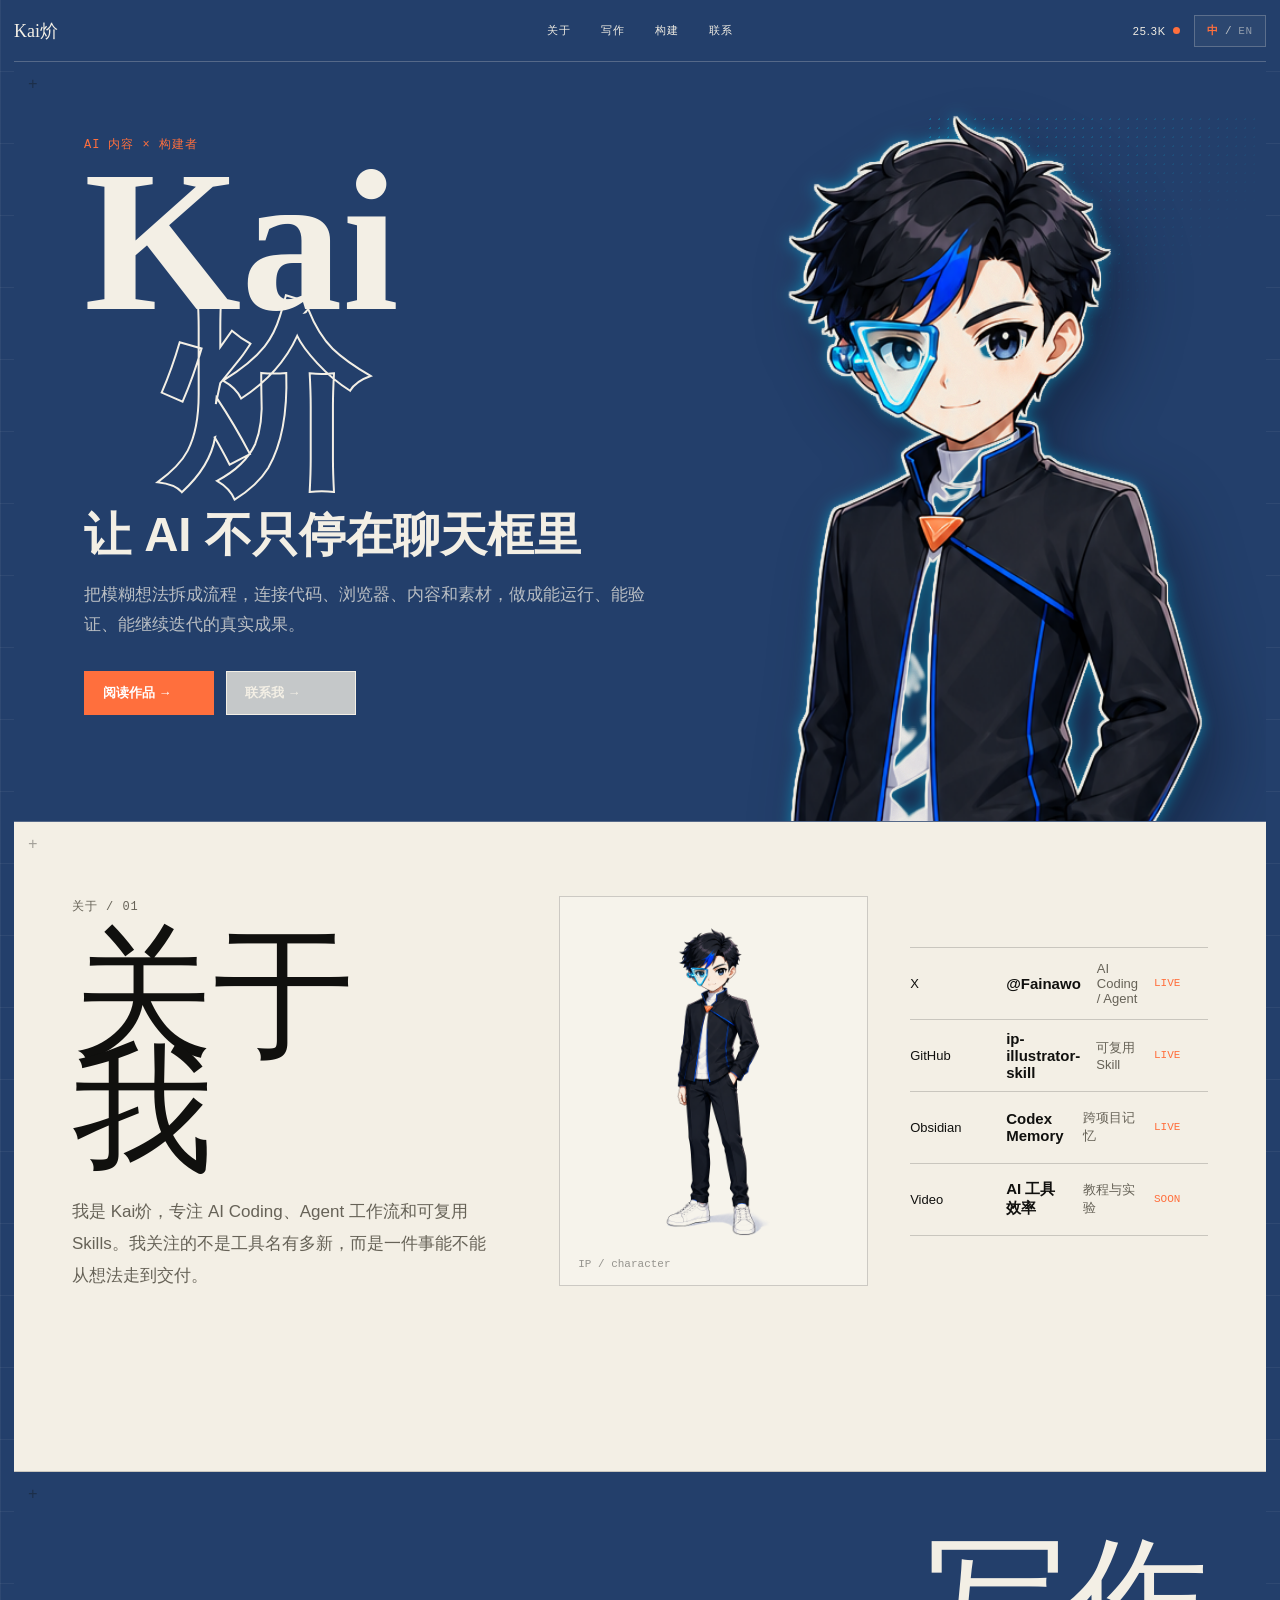
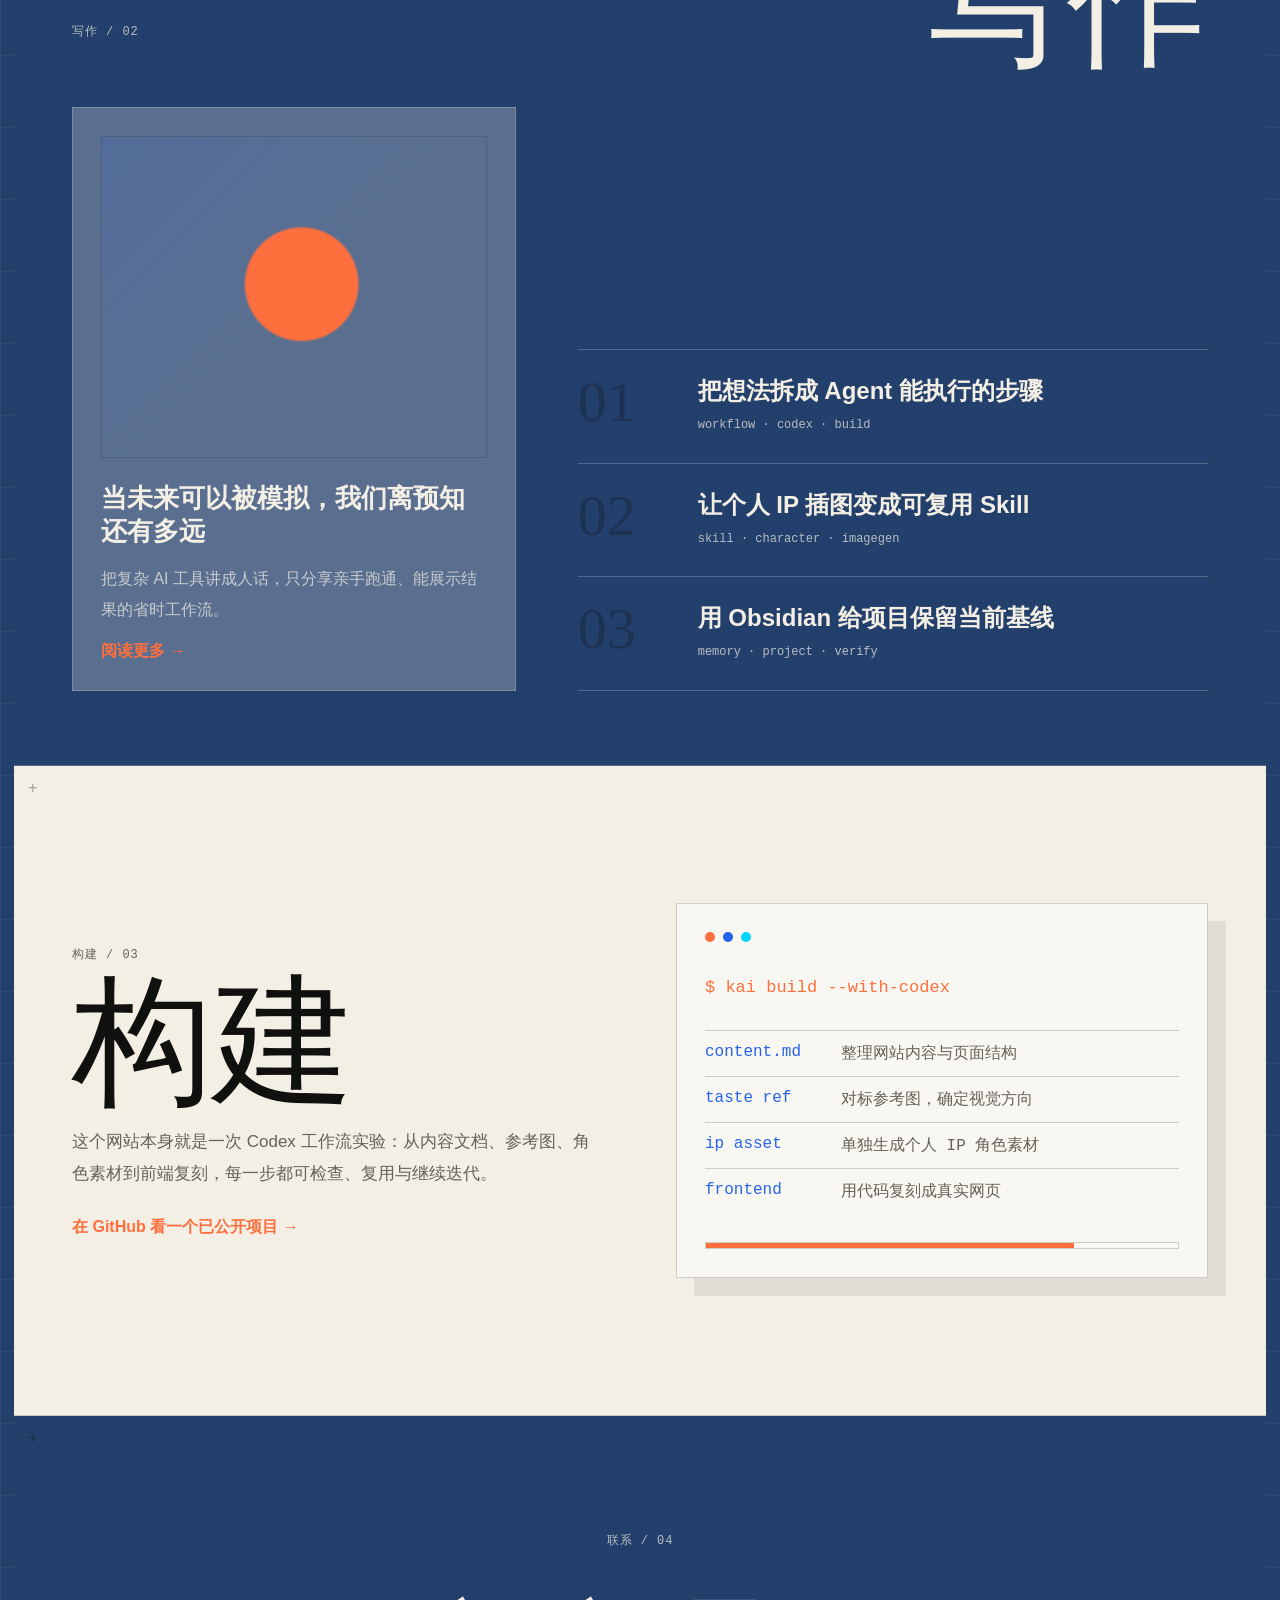
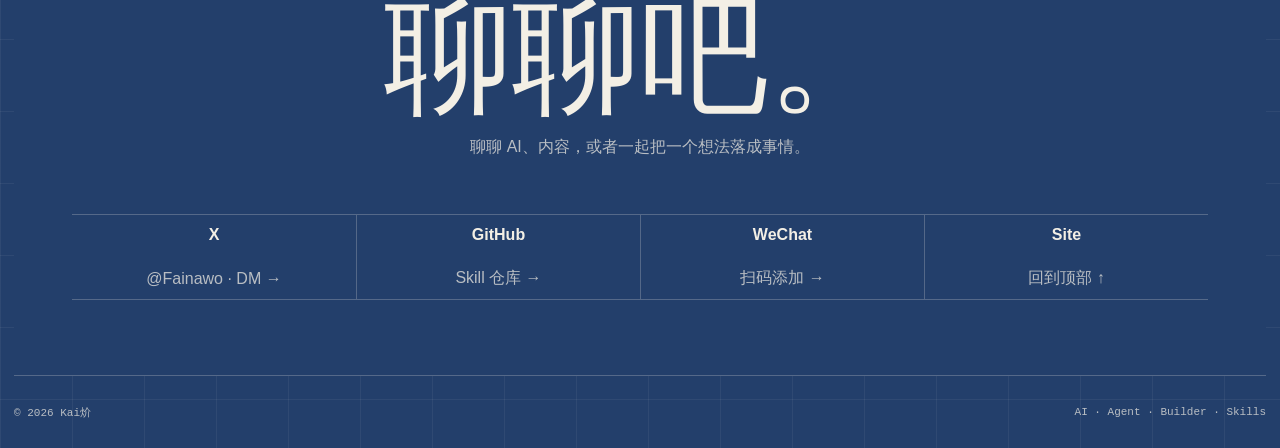
<file: index.html>
<!doctype html>
<html lang="zh-CN">
<head>
  <meta charset="utf-8">
  <meta name="viewport" content="width=device-width, initial-scale=1">
  <title>Kai炌｜AI Coding · Agent · Skills</title>
  <meta name="description" content="把 AI 想法做成能运行、能验证、能继续迭代的真实成果。">
  <meta name="theme-color" content="#233f6b">
  <meta property="og:type" content="website">
  <meta property="og:title" content="Kai炌｜让 AI 不只停在聊天框里">
  <meta property="og:description" content="AI Coding、Agent 与可复用 Skills 的真实实践。">
  <meta property="og:url" content="https://kaijie.is-a.dev/">
  <meta property="og:image" content="https://kaijie.is-a.dev/assets/og.png">
  <meta name="twitter:card" content="summary_large_image">
  <meta name="twitter:title" content="Kai炌｜让 AI 不只停在聊天框里">
  <meta name="twitter:description" content="AI Coding、Agent 与可复用 Skills 的真实实践。">
  <meta name="twitter:image" content="https://kaijie.is-a.dev/assets/og.png">
  <link rel="canonical" href="https://kaijie.is-a.dev/">
  <link rel="icon" href="favicon.svg" type="image/svg+xml">
  <link rel="stylesheet" href="styles.css?v=20260906-crosshair">
</head>
<body>
  <main>
    <nav class="nav frame" aria-label="主要导航" data-i18n-aria="nav.label">
      <a class="wordmark" href="#top">Kai炌</a>
      <div class="navLinks">
        <a href="#about" data-i18n="nav.about">关于</a>
        <a href="#writing" data-i18n="nav.writing">写作</a>
        <a href="#build" data-i18n="nav.build">构建</a>
        <a href="#contact" data-i18n="nav.contact">联系</a>
      </div>
      <div class="navTools">
        <a class="signal" href="https://x.com/Fainawo" target="_blank" rel="noreferrer">25.3K <span></span></a>
        <button class="langToggle" id="languageToggle" type="button" aria-label="Switch to English">
          <span data-lang-option="zh">中</span><span class="langDivider" aria-hidden="true">/</span><span data-lang-option="en">EN</span>
        </button>
      </div>
      <span class="srOnly" id="languageStatus" aria-live="polite"></span>
    </nav>

    <section class="hero frame" id="top">
      <div class="heroCopy">
        <p class="kicker" data-i18n="hero.kicker">AI 内容 × 构建者</p>
        <h1><span>Kai</span><span>炌</span></h1>
        <p class="heroLine" data-i18n="hero.line">让 AI 不只停在聊天框里</p>
        <p class="heroText" data-i18n="hero.text">把模糊想法拆成流程，连接代码、浏览器、内容和素材，做成能运行、能验证、能继续迭代的真实成果。</p>
        <div class="heroActions">
          <a href="#writing" data-i18n="hero.primaryAction">阅读作品 →</a>
          <a href="#contact" data-i18n="hero.secondaryAction">联系我 →</a>
        </div>
      </div>
      <div class="heroArt" aria-hidden="true">
        <img src="assets/ip-character-hero.png" alt="" width="620" height="1536" fetchpriority="high" decoding="async">
      </div>
    </section>

    <section class="about frame panel" id="about">
      <div>
        <p class="sectionMark" data-i18n="about.mark">关于 / 01</p>
        <h2 data-i18n="about.heading">关于我</h2>
        <p data-i18n="about.text">我是 Kai炌，专注 AI Coding、Agent 工作流和可复用 Skills。我关注的不是工具名有多新，而是一件事能不能从想法走到交付。</p>
      </div>
      <div class="identityCard" aria-label="个人 IP 信息" data-i18n-aria="about.identityLabel">
        <div class="avatarSketch">
          <img src="assets/ip-character-cutout.png" alt="Kai炌个人 IP 角色" width="1024" height="1536" loading="lazy" decoding="async" data-i18n-alt="about.imageAlt">
        </div>
        <div class="channelTable">
          <a href="https://x.com/Fainawo" target="_blank" rel="noreferrer"><span>X</span><strong>@Fainawo</strong><em>AI Coding / Agent</em><i>LIVE</i></a>
          <a href="https://github.com/xihekukuku/ip-illustrator-skill" target="_blank" rel="noreferrer"><span>GitHub</span><strong>ip-illustrator-skill</strong><em data-i18n="about.reusableSkill">可复用 Skill</em><i>LIVE</i></a>
          <a href="#build"><span>Obsidian</span><strong>Codex Memory</strong><em data-i18n="about.memory">跨项目记忆</em><i>LIVE</i></a>
          <a href="#build"><span>Video</span><strong data-i18n="about.videoTitle">AI 工具效率</strong><em data-i18n="about.videoText">教程与实验</em><i>SOON</i></a>
        </div>
      </div>
    </section>

    <section class="writing frame panel" id="writing">
      <div class="sectionIntro">
        <p class="sectionMark" data-i18n="writing.mark">写作 / 02</p>
        <h2 data-i18n="writing.heading">写作</h2>
      </div>
      <div class="writingGrid">
        <div class="featureTile">
          <div class="moon"></div>
          <h3 data-i18n="writing.featureTitle">当未来可以被模拟，我们离预知还有多远</h3>
          <p data-i18n="writing.featureText">把复杂 AI 工具讲成人话，只分享亲手跑通、能展示结果的省时工作流。</p>
          <a href="https://x.com/Fainawo" target="_blank" rel="noreferrer" data-i18n="writing.more">阅读更多 →</a>
        </div>
        <div class="articleList">
          <article><span>01</span><div><h3 data-i18n="writing.article1">把想法拆成 Agent 能执行的步骤</h3><p>workflow · codex · build</p></div></article>
          <article><span>02</span><div><h3 data-i18n="writing.article2">让个人 IP 插图变成可复用 Skill</h3><p>skill · character · imagegen</p></div></article>
          <article><span>03</span><div><h3 data-i18n="writing.article3">用 Obsidian 给项目保留当前基线</h3><p>memory · project · verify</p></div></article>
        </div>
      </div>
    </section>

    <section class="build frame panel" id="build">
      <div>
        <p class="sectionMark" data-i18n="build.mark">构建 / 03</p>
        <h2 data-i18n="build.heading">构建</h2>
        <p data-i18n="build.text">这个网站本身就是一次 Codex 工作流实验：从内容文档、参考图、角色素材到前端复刻，每一步都可检查、复用与继续迭代。</p>
        <a href="https://github.com/xihekukuku/ip-illustrator-skill" target="_blank" rel="noreferrer" data-i18n="build.link">在 GitHub 看一个已公开项目 →</a>
      </div>
      <div class="terminal" aria-label="构建流程" data-i18n-aria="build.terminalLabel">
        <div class="terminalTop"><span></span><span></span><span></span></div>
        <p>$ kai build --with-codex</p>
        <div class="log"><span>content.md</span><em data-i18n="build.log1">整理网站内容与页面结构</em></div>
        <div class="log"><span>taste ref</span><em data-i18n="build.log2">对标参考图，确定视觉方向</em></div>
        <div class="log"><span>ip asset</span><em data-i18n="build.log3">单独生成个人 IP 角色素材</em></div>
        <div class="log"><span>frontend</span><em data-i18n="build.log4">用代码复刻成真实网页</em></div>
        <div class="progress"><span></span></div>
      </div>
    </section>

    <section class="contact frame" id="contact">
      <p class="sectionMark" data-i18n="contact.mark">联系 / 04</p>
      <h2 data-i18n="contact.heading">聊聊吧。</h2>
      <p data-i18n="contact.text">聊聊 AI、内容，或者一起把一个想法落成事情。</p>
      <div class="contactGrid">
        <a href="https://x.com/Fainawo" target="_blank" rel="noreferrer"><span>X</span><b>@Fainawo · DM →</b></a>
        <a href="https://github.com/xihekukuku/ip-illustrator-skill" target="_blank" rel="noreferrer"><span>GitHub</span><b data-i18n="contact.repo">Skill 仓库 →</b></a>
        <a href="wechat.html"><span>WeChat</span><b data-i18n="contact.wechat">扫码添加 →</b></a>
        <a href="#top"><span>Site</span><b data-i18n="contact.top">回到顶部 ↑</b></a>
      </div>
    </section>

    <footer class="footer frame">
      <span>© 2026 Kai炌</span>
      <span>AI · Agent · Builder · Skills</span>
    </footer>
  </main>
  <script src="site.js?v=20260830-wechat"></script>
</body>
</html>
</file>
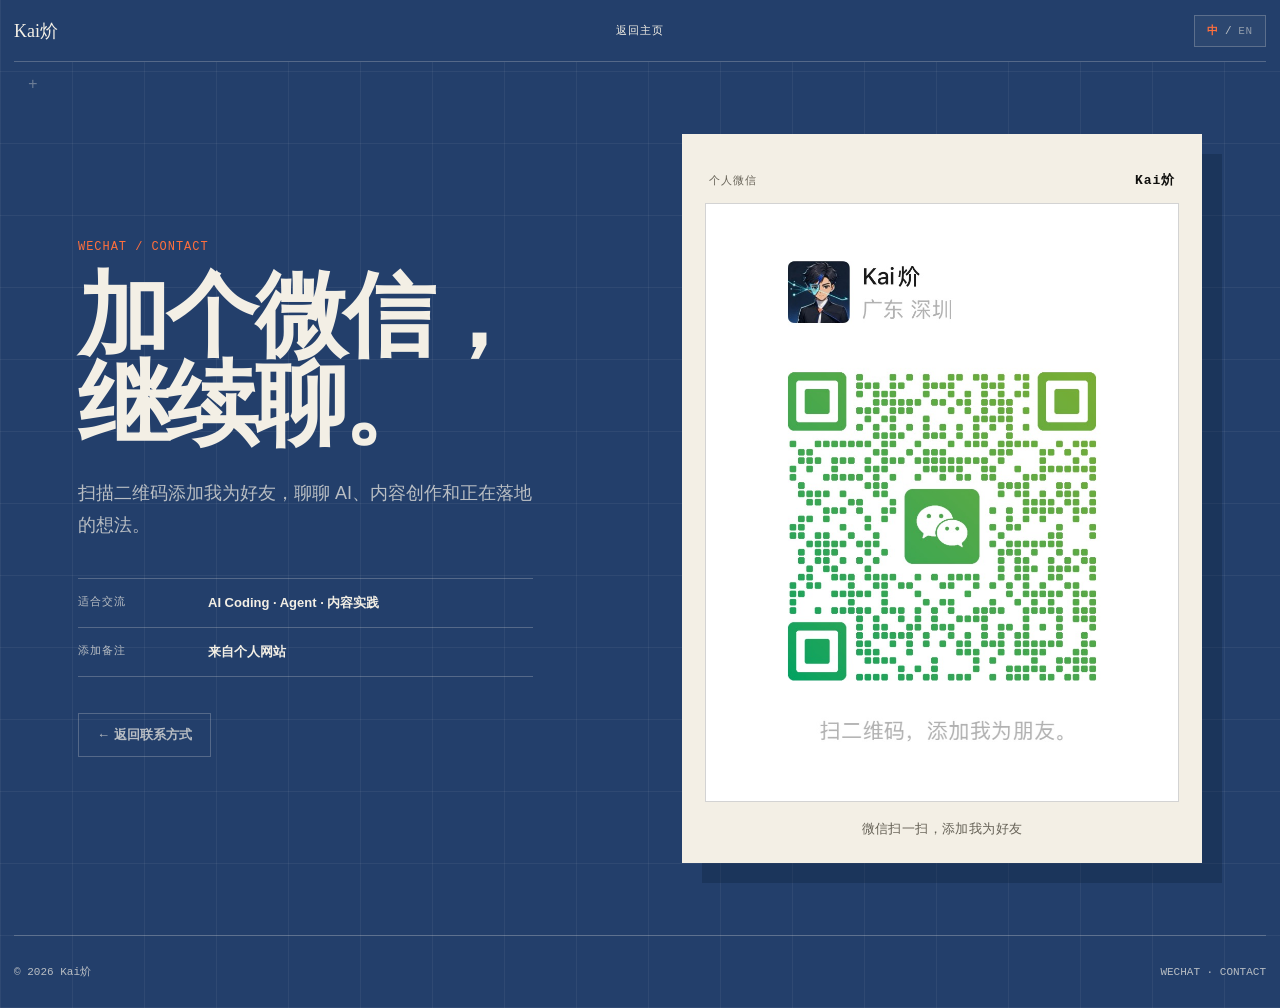
<file: wechat.html>
<!doctype html>
<html lang="zh-CN">
<head>
  <meta charset="utf-8">
  <meta name="viewport" content="width=device-width, initial-scale=1">
  <title>微信联系｜Kai炌</title>
  <meta name="description" content="扫描微信二维码，添加 Kai炌 为好友。">
  <meta name="robots" content="noindex, noimageindex">
  <meta name="theme-color" content="#233f6b">
  <meta property="og:type" content="website">
  <meta property="og:title" content="微信联系｜Kai炌">
  <meta property="og:description" content="扫描微信二维码，添加 Kai炌 为好友。">
  <meta property="og:url" content="https://kaijie.is-a.dev/wechat.html">
  <meta property="og:image" content="https://kaijie.is-a.dev/assets/og.png">
  <meta name="twitter:card" content="summary_large_image">
  <meta name="twitter:title" content="微信联系｜Kai炌">
  <meta name="twitter:description" content="扫描微信二维码，添加 Kai炌 为好友。">
  <meta name="twitter:image" content="https://kaijie.is-a.dev/assets/og.png">
  <link rel="canonical" href="https://kaijie.is-a.dev/wechat.html">
  <link rel="icon" href="favicon.svg" type="image/svg+xml">
  <link rel="stylesheet" href="styles.css?v=20260830-wechat">
</head>
<body class="wechatPage" data-page="wechat">
  <main>
    <nav class="nav frame" aria-label="主要导航" data-i18n-aria="nav.label">
      <a class="wordmark" href="index.html">Kai炌</a>
      <div class="navLinks">
        <a href="index.html#contact" data-i18n="wechat.navBack">返回主页</a>
      </div>
      <div class="navTools">
        <button class="langToggle" id="languageToggle" type="button" aria-label="Switch to English">
          <span data-lang-option="zh">中</span><span class="langDivider" aria-hidden="true">/</span><span data-lang-option="en">EN</span>
        </button>
      </div>
      <span class="srOnly" id="languageStatus" aria-live="polite"></span>
    </nav>

    <section class="wechatHero frame">
      <div class="wechatCopy">
        <p class="kicker" data-i18n="wechat.kicker">WECHAT / CONTACT</p>
        <h1 data-i18n="wechat.heading">加个微信，继续聊。</h1>
        <p class="wechatLead" data-i18n="wechat.lead">扫描二维码添加我为好友，聊聊 AI、内容创作和正在落地的想法。</p>
        <div class="wechatDetails">
          <div><span data-i18n="wechat.noteLabel1">适合交流</span><strong data-i18n="wechat.noteText1">AI Coding · Agent · 内容实践</strong></div>
          <div><span data-i18n="wechat.noteLabel2">添加备注</span><strong data-i18n="wechat.noteText2">来自个人网站</strong></div>
        </div>
        <a class="wechatBack" href="index.html#contact" data-i18n="wechat.back">← 返回联系方式</a>
      </div>

      <figure class="wechatQrCard">
        <div class="wechatQrMeta"><span data-i18n="wechat.cardLabel">个人微信</span><b>Kai炌</b></div>
        <a class="wechatQrLink" href="assets/wechat-qr.jpg" target="_blank" rel="noreferrer" aria-label="打开原尺寸微信二维码" data-i18n-aria="wechat.imageAction">
          <img src="assets/wechat-qr.jpg" alt="Kai炌的个人微信二维码" width="888" height="1131" decoding="async" data-i18n-alt="wechat.imageAlt">
        </a>
        <figcaption data-i18n="wechat.caption">微信扫一扫，添加我为好友</figcaption>
      </figure>
    </section>

    <footer class="footer frame">
      <span>© 2026 Kai炌</span>
      <span>WECHAT · CONTACT</span>
    </footer>
  </main>
  <script src="site.js?v=20260830-wechat"></script>
</body>
</html>
</file>
<file: styles.css>
:root {
  --paper: #233f6b;
  --paper-2: #f3efe5;
  --ink: #f3efe5;
  --muted: rgba(243, 239, 229, .72);
  --line: rgba(243, 239, 229, .24);
  --orange: #ff6f3d;
  --blue: #2563eb;
  --cyan: #00d4ff;
  --navy: #1a1e25;
}

* { box-sizing: border-box; }
html { scroll-behavior: smooth; }
body {
  margin: 0;
  color: var(--ink);
  background:
    linear-gradient(90deg, rgba(243, 239, 229, .06) 1px, transparent 1px),
    linear-gradient(0deg, rgba(243, 239, 229, .06) 1px, transparent 1px),
    var(--paper);
  background-size: 72px 72px, 72px 72px, auto;
  font-family: Inter, ui-sans-serif, -apple-system, BlinkMacSystemFont, "PingFang SC", "Microsoft YaHei", sans-serif;
}
a { color: inherit; text-decoration: none; }
a:focus-visible { outline: 2px solid var(--orange); outline-offset: 4px; }
button { font: inherit; }
.srOnly {
  position: absolute;
  width: 1px;
  height: 1px;
  padding: 0;
  margin: -1px;
  overflow: hidden;
  clip: rect(0, 0, 0, 0);
  white-space: nowrap;
  border: 0;
}
.frame { width: min(1510px, calc(100% - 28px)); margin-inline: auto; }

.nav {
  height: 62px;
  display: grid;
  grid-template-columns: 1fr auto 1fr;
  align-items: center;
  border-bottom: 1px solid var(--line);
  font-size: 11px;
  letter-spacing: .08em;
}

.nav, .hero, .writing, .contact { background-color: var(--paper); }
.about, .build { background-color: var(--paper-2); color: #10100e; --ink: #10100e; --muted: #666257; --line: rgba(16, 16, 14, .18); }
.about::before, .build::before { color: rgba(16, 16, 14, .35); }
.wordmark { font-family: Georgia, "Times New Roman", serif; font-size: 18px; letter-spacing: 0; }
.navLinks { display: flex; gap: 30px; align-items: center; }
.navLinks a { position: relative; padding: 22px 0; }
.navLinks a::after {
  content: '';
  position: absolute;
  left: 35%;
  right: 35%;
  bottom: 12px;
  height: 2px;
  background: var(--orange);
  transform: scaleX(0);
  transition: transform .2s ease;
}
.navLinks a:hover::after { transform: scaleX(1); }
.navTools { justify-self: end; display: flex; align-items: center; gap: 14px; }
.signal { display: inline-flex; align-items: center; gap: 7px; }
.signal span { width: 7px; height: 7px; border-radius: 50%; background: var(--orange); }
.langToggle {
  min-width: 72px;
  height: 32px;
  padding: 0 10px;
  border: 1px solid var(--line);
  color: var(--ink);
  background: rgba(243, 239, 229, .04);
  font-family: ui-monospace, SFMono-Regular, Menlo, monospace;
  font-size: 11px;
  letter-spacing: .06em;
  cursor: pointer;
  transition: border-color .2s ease, background-color .2s ease;
}
.langToggle:hover { border-color: var(--orange); background: rgba(243, 239, 229, .08); }
.langToggle:focus-visible { outline: 2px solid var(--orange); outline-offset: 3px; }
.langToggle [data-lang-option] { opacity: .5; }
.langToggle [data-lang-option].isActive { color: var(--orange); opacity: 1; font-weight: 800; }
.langDivider { margin: 0 6px; color: var(--muted); }

.hero {
  min-height: 760px;
  position: relative;
  display: block;
  padding: 0;
  border-bottom: 1px solid var(--line);
  overflow: hidden;
}
.hero::before,
.panel::before,
.contact::before {
  content: '+';
  position: absolute;
  left: 14px;
  top: 14px;
  color: rgba(16, 16, 14, .35);
  font-family: ui-monospace, SFMono-Regular, Menlo, monospace;
}
.heroCopy { position: relative; z-index: 3; width: 57%; padding: 74px 0 70px 70px; }
.kicker, .sectionMark {
  margin: 0 0 18px;
  color: var(--orange);
  font-family: ui-monospace, SFMono-Regular, Menlo, monospace;
  font-size: 12px;
  letter-spacing: .08em;
  text-transform: uppercase;
}
.hero h1 {
  margin: 0;
  font-family: Georgia, "Times New Roman", "Songti SC", serif;
  font-size: clamp(138px, 15.8vw, 242px);
  line-height: .7;
  letter-spacing: 0;
  font-weight: 600;
}
.hero h1 span { display: block; }
.hero h1 span:last-child { margin-top: .08em; margin-left: .38em; color: transparent; -webkit-text-stroke: 2px var(--ink); }
.heroLine { max-width: 660px; margin: 38px 0 0; font-size: clamp(28px, 3.7vw, 54px); line-height: 1.13; font-weight: 700; letter-spacing: 0; }
.heroText { max-width: 570px; margin: 18px 0 0; color: var(--muted); font-size: 17px; line-height: 1.8; }
.heroActions { display: flex; gap: 12px; margin-top: 30px; }
.heroActions a {
  min-width: 130px;
  padding: 12px 18px;
  border: 1px solid var(--ink);
  background: rgba(243, 239, 229, .78);
  font-size: 13px;
  font-weight: 700;
}
.heroActions a:first-child { background: var(--orange); color: white; border-color: var(--orange); }

.heroArt {
  position: absolute;
  z-index: 2;
  right: -1%;
  bottom: 0;
  width: min(52vw, 790px);
  height: 100%;
  min-width: 620px;
  min-height: 720px;
  overflow: hidden;
}
.heroArt::before {
  content: none;
}
.heroArt::after {
  content: '';
  position: absolute;
  z-index: 0;
  right: 3%;
  top: 7%;
  width: 50%;
  height: 35%;
  background-image: radial-gradient(rgba(0, 212, 255, .3) 1px, transparent 1px);
  background-size: 9px 9px;
  mask-image: linear-gradient(135deg, black, transparent 72%);
}
.heroArt img {
  position: absolute;
  inset: 0;
  width: 100%;
  height: 100%;
  object-fit: cover;
  object-position: center top;
  z-index: 2;
  transform: scale(1.04) translate(3%, -1.5%);
  transform-origin: 50% 0;
  filter:
    drop-shadow(1px 0 0 rgba(243, 239, 229, .95))
    drop-shadow(-2px 0 0 rgba(243, 239, 229, .9))
    drop-shadow(0 2px 0 rgba(243, 239, 229, .9))
    drop-shadow(0 -2px 0 rgba(243, 239, 229, .9))
    drop-shadow(0 0 7px rgba(0, 212, 255, .45))
    drop-shadow(22px 26px 30px rgba(7, 15, 31, .42));
}
.panel {
  position: relative;
  min-height: 650px;
  padding: 74px 58px;
  border-bottom: 1px solid var(--line);
}
.panel h2, .contact h2 {
  margin: 0;
  font-family: Georgia, "Times New Roman", "Songti SC", serif;
  font-size: clamp(78px, 11vw, 172px);
  line-height: .82;
  letter-spacing: 0;
  font-weight: 500;
}
.panel p, .contact p { color: var(--muted); line-height: 1.9; }

.about {
  display: grid;
  grid-template-columns: .9fr 1.4fr;
  align-items: start;
  gap: 70px;
}
.about > div:first-child p:last-child { max-width: 590px; margin-top: 28px; font-size: 17px; }
.identityCard {
  display: grid;
  grid-template-columns: minmax(210px, 330px) 1fr;
  gap: 42px;
  align-items: center;
}
.avatarSketch {
  position: relative;
  min-height: 390px;
  border: 1px solid var(--line);
  background:
    linear-gradient(90deg, transparent 49%, rgba(16,16,14,.12) 50%, transparent 51%),
    linear-gradient(0deg, transparent 49%, rgba(16,16,14,.12) 50%, transparent 51%),
    rgba(255,255,255,.23);
}
.avatarSketch::after {
  content: 'IP / character';
  position: absolute;
  left: 18px;
  bottom: 15px;
  color: rgba(16,16,14,.42);
  font-family: ui-monospace, SFMono-Regular, Menlo, monospace;
  font-size: 11px;
}
.avatarSketch img { padding: 18px 18px 36px; }
.avatarSketch > img {
  position: absolute;
  inset: 0;
  width: 100%;
  height: 100%;
  object-fit: contain;
  object-position: bottom center;
}
.channelTable { border-top: 1px solid var(--line); }
.channelTable a {
  min-height: 72px;
  display: grid;
  grid-template-columns: 80px 1.1fr 1fr 54px;
  align-items: center;
  gap: 16px;
  border-bottom: 1px solid var(--line);
  font-size: 13px;
}
.channelTable strong { font-size: 15px; }
.channelTable em { color: var(--muted); font-style: normal; }
.channelTable i { color: var(--orange); font-style: normal; font-family: ui-monospace, SFMono-Regular, Menlo, monospace; font-size: 11px; }

.sectionIntro { display: flex; justify-content: space-between; align-items: end; margin-bottom: 46px; }
.writingGrid { display: grid; grid-template-columns: .88fr 1.25fr; gap: 62px; align-items: end; }
.featureTile {
  min-height: 390px;
  padding: 28px;
  border: 1px solid var(--line);
  background: rgba(255, 255, 255, .25);
}
.moon {
  width: 100%;
  aspect-ratio: 1.2;
  border: 1px solid rgba(16,16,14,.16);
  background:
    radial-gradient(circle at 52% 46%, var(--orange) 0 21%, transparent 22%),
    radial-gradient(circle at 50% 52%, rgba(16,16,14,.75) 0 9%, transparent 10%),
    linear-gradient(135deg, rgba(37,99,235,.12), transparent 52%);
}
.featureTile h3 { margin: 24px 0 12px; font-size: 26px; line-height: 1.28; letter-spacing: 0; }
.featureTile a { color: var(--orange); font-weight: 700; }
.articleList { border-top: 1px solid var(--line); }
.articleList article {
  display: grid;
  grid-template-columns: 92px 1fr;
  gap: 28px;
  padding: 26px 0;
  border-bottom: 1px solid var(--line);
}
.articleList span {
  color: rgba(16,16,14,.26);
  font-family: Georgia, "Times New Roman", serif;
  font-size: 58px;
  line-height: .9;
}
.articleList h3 { margin: 0 0 8px; font-size: 24px; line-height: 1.25; letter-spacing: 0; }
.articleList p { margin: 0; font-family: ui-monospace, SFMono-Regular, Menlo, monospace; font-size: 12px; }

.build {
  display: grid;
  grid-template-columns: 1fr 1fr;
  align-items: center;
  gap: 72px;
}
.build p:not(.sectionMark) { max-width: 580px; margin: 26px 0; font-size: 17px; }
.build a { color: var(--orange); font-weight: 700; }
.terminal {
  padding: 28px;
  border: 1px solid var(--line);
  background: rgba(255, 255, 255, .45);
  box-shadow: 18px 18px 0 rgba(16,16,14,.08);
  font-family: ui-monospace, SFMono-Regular, Menlo, monospace;
}
.terminalTop { display: flex; gap: 8px; margin-bottom: 30px; }
.terminalTop span { width: 10px; height: 10px; border-radius: 50%; background: var(--orange); }
.terminalTop span:nth-child(2) { background: var(--blue); }
.terminalTop span:nth-child(3) { background: var(--cyan); }
.terminal > p { color: var(--orange); margin: 0 0 24px; }
.log { display: grid; grid-template-columns: 120px 1fr; gap: 16px; padding: 12px 0; border-top: 1px solid var(--line); }
.log span { color: var(--blue); }
.log em { color: var(--muted); font-style: normal; }
.progress { height: 7px; margin-top: 28px; border: 1px solid var(--line); }
.progress span { display: block; width: 78%; height: 100%; background: var(--orange); }

.contact {
  position: relative;
  min-height: 560px;
  padding: 92px 58px 72px;
  text-align: center;
  border-bottom: 1px solid var(--line);
}
.contact .sectionMark { color: var(--muted); }
.contact h2 { font-size: clamp(76px, 10vw, 152px); }
.contact > p { margin: 22px auto 52px; max-width: 520px; }
.contactGrid {
  display: grid;
  grid-template-columns: repeat(4, 1fr);
  border-top: 1px solid var(--line);
  border-bottom: 1px solid var(--line);
}
.contactGrid a { min-height: 84px; display: grid; place-items: center; border-left: 1px solid var(--line); color: var(--muted); transition: background-color .2s ease, color .2s ease; }
.contactGrid a:first-child { border-left: 0; }
.contactGrid a:hover { background: rgba(243, 239, 229, .06); color: var(--ink); }
.contactGrid span { display: block; color: var(--ink); font-weight: 700; margin-bottom: 4px; }
.contactGrid b { color: var(--muted); font-weight: 400; }

.wechatPage { min-height: 100vh; }
.wechatPage main { min-height: 100vh; }
.wechatHero {
  position: relative;
  min-height: calc(100vh - 134px);
  display: grid;
  grid-template-columns: minmax(0, .88fr) minmax(420px, 1.12fr);
  gap: clamp(48px, 7vw, 110px);
  align-items: center;
  padding: 72px clamp(32px, 5vw, 78px);
  border-bottom: 1px solid var(--line);
}
.wechatHero::before {
  content: '+';
  position: absolute;
  left: 14px;
  top: 14px;
  color: rgba(243, 239, 229, .35);
  font-family: ui-monospace, SFMono-Regular, Menlo, monospace;
}
.wechatCopy h1 {
  max-width: 720px;
  margin: 0;
  font-family: Georgia, "Times New Roman", "Songti SC", serif;
  font-size: clamp(66px, 7.2vw, 114px);
  line-height: .96;
  letter-spacing: -.04em;
  font-weight: 600;
}
.wechatLead { max-width: 590px; margin: 28px 0 0; color: var(--muted); font-size: 18px; line-height: 1.8; }
.wechatDetails { max-width: 590px; margin: 36px 0; border-top: 1px solid var(--line); }
.wechatDetails > div { display: grid; grid-template-columns: 110px 1fr; gap: 20px; padding: 15px 0; border-bottom: 1px solid var(--line); }
.wechatDetails span { color: var(--muted); font-family: ui-monospace, SFMono-Regular, Menlo, monospace; font-size: 11px; letter-spacing: .08em; text-transform: uppercase; }
.wechatDetails strong { font-size: 13px; font-weight: 600; }
.wechatBack { display: inline-flex; padding: 12px 18px; border: 1px solid var(--line); color: var(--muted); font-size: 13px; font-weight: 700; transition: border-color .2s ease, color .2s ease, background-color .2s ease; }
.wechatBack:hover { border-color: var(--orange); color: var(--ink); background: rgba(243, 239, 229, .06); }
.wechatQrCard {
  width: min(100%, 520px);
  margin: 0;
  padding: 22px;
  justify-self: end;
  color: #10100e;
  background: var(--paper-2);
  border: 1px solid rgba(243, 239, 229, .5);
  box-shadow: 20px 20px 0 rgba(10, 25, 52, .28);
}
.wechatQrMeta { min-height: 46px; display: flex; justify-content: space-between; align-items: center; gap: 20px; padding: 0 4px; color: #666257; font-family: ui-monospace, SFMono-Regular, Menlo, monospace; font-size: 11px; letter-spacing: .08em; }
.wechatQrMeta b { color: #10100e; font-size: 13px; }
.wechatQrLink { display: block; padding: 8px; background: white; border: 1px solid rgba(16, 16, 14, .18); }
.wechatQrLink img { display: block; width: 100%; height: auto; }
.wechatQrCard figcaption { padding: 18px 4px 2px; color: #666257; text-align: center; font-size: 13px; letter-spacing: .03em; }
.footer {
  min-height: 72px;
  display: flex;
  justify-content: space-between;
  align-items: center;
  color: var(--muted);
  font-family: ui-monospace, SFMono-Regular, Menlo, monospace;
  font-size: 11px;
}

@media (max-width: 980px) {
  .nav { grid-template-columns: 1fr auto; }
  .navLinks { display: none; }
  .about, .writingGrid, .build { grid-template-columns: 1fr; }
  .hero { min-height: 1080px; }
  .heroCopy { width: 100%; padding: 54px 22px 0; }
  .heroArt { right: -8%; width: min(88vw, 690px); min-width: 0; min-height: 650px; height: 68%; }
  .panel { padding: 70px 22px; }
  .identityCard { grid-template-columns: 1fr; }
  .avatarSketch { min-height: 480px; }
  .wechatHero { grid-template-columns: 1fr; min-height: auto; padding: 64px 24px 82px; }
  .wechatCopy { max-width: 700px; }
  .wechatQrCard { justify-self: center; }
}

@media (max-width: 640px) {
  .frame { width: min(100% - 22px, 1510px); }
  .hero { min-height: 1120px; padding-top: 20px; }
  .hero h1 { font-size: clamp(96px, 31vw, 132px); }
  .hero h1 span:last-child { margin-left: .28em; -webkit-text-stroke-width: 1.5px; }
  .heroLine { font-size: 30px; }
  .heroActions, .contactGrid { grid-template-columns: 1fr; flex-direction: column; }
  .heroActions a { width: 100%; }
  .heroArt { right: -24%; width: 122%; height: 48%; min-height: 535px; }
  .heroArt img { transform: scale(1.03) translate(2%, -1%); }
  .navTools { gap: 8px; }
  .signal { display: none; }
  .langToggle { min-width: 68px; }
  .panel h2, .contact h2 { font-size: clamp(70px, 22vw, 98px); }
  .channelTable a { grid-template-columns: 1fr; gap: 4px; padding: 18px 0; }
  .articleList article { grid-template-columns: 58px 1fr; }
  .articleList span { font-size: 42px; }
  .contactGrid a { border-left: 0; border-top: 1px solid var(--line); }
  .contactGrid a:first-child { border-top: 0; }
  .footer { display: grid; gap: 8px; padding: 22px 0; }
  .wechatHero { padding: 52px 20px 68px; gap: 48px; }
  .wechatCopy h1 { font-size: clamp(54px, 17vw, 76px); }
  .wechatLead { font-size: 16px; }
  .wechatDetails > div { grid-template-columns: 1fr; gap: 6px; }
  .wechatQrCard { padding: 12px; box-shadow: 12px 12px 0 rgba(10, 25, 52, .28); }
}

@media (prefers-reduced-motion: reduce) {
  html { scroll-behavior: auto; }
  *, *::before, *::after { transition-duration: .01ms !important; }
}

/* Keep the character card background free of crosshair lines. */
.avatarSketch { background: rgba(255,255,255,.23); }
</file>
